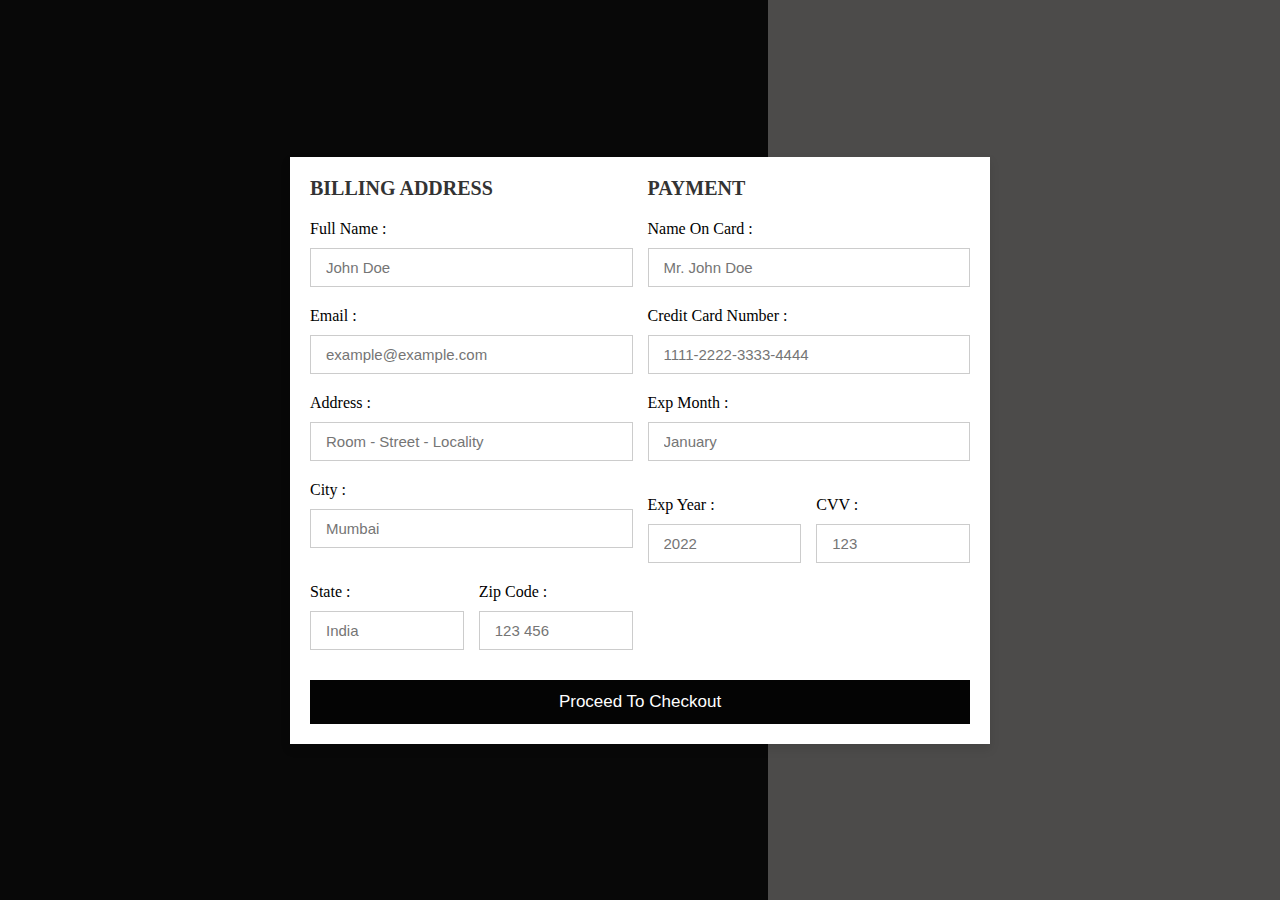
<file: payment.html>
<!DOCTYPE html>
<html lang="en">
<head>
    <meta charset="UTF-8">
    <meta http-equiv="X-UA-Compatible" content="IE=edge">
    <meta name="viewport" content="width=device-width, initial-scale=1.0">
    <style>
        * {
            margin: 0;
            padding: 0;
            box-sizing: border-box;
            outline: none;
            border: none;
            text-transform: capitalize;
            transition: all .2s linear;
        }

        .container {
            display: flex;
            justify-content: center;
            align-items: center;
            padding: 25px;
            min-height: 100vh;
            background: linear-gradient(90deg, #080808 60%, #4c4b4a 40.1%);
        }

        .container form {
            padding: 20px;
            width: 700px;
            background: #fff;
            box-shadow: 0 5px 10px rgba(0, 0, 0, .1);
        }

        .container form .row {
            display: flex;
            flex-wrap: wrap;
            gap: 15px;
        }

        .container form .row .col {
            flex: 1 1 250px;
        }

        .container form .row .col .title {
            font-size: 20px;
            color: #333;
            padding-bottom: 5px;
            text-transform: uppercase;
        }

        .container form .row .col .inputBox {
            margin: 15px 0;
        }

        .container form .row .col .inputBox span {
            margin-bottom: 10px;
            display: block;
        }

        .container form .row .col .inputBox input {
            width: 100%;
            border: 1px solid #ccc;
            padding: 10px 15px;
            font-size: 15px;
            text-transform: none;
            margin-bottom: 5px; 
        }

        .container form .row .col .inputBox input:focus {
            border: 1px solid #000;
        }

        .container form .row .col .flex {
            display: flex;
            gap: 15px;
        }

        .container form .row .col .inputBox img {
            height: 34px;
            margin-top: 5px;
            filter: drop-shadow(0 0 1px #000);
        }

        .container form .submit-btn {
            width: 100%;
            padding: 12px;
            font-size: 17px;
            background: #040404;
            color: #fff;
            margin-top: 5px;
            cursor: pointer;
        }

        .container form .submit-btn:hover {
            background: red;
        }

       
        .error {
            color: red;
            font-size: 14px;
            margin-top: 5px;
            display: block; 
        }

        .invalid {
            border: 1px solid red;
        }

        .valid {
            border: 1px solid green;
        }
    </style>
</head>
<body>

<div class="container">

    <form id="checkoutForm">

        <div class="row">

            <div class="col">
                <h3 class="title">Billing Address</h3>

                <div class="inputBox">
                    <span>Full Name :</span>
                    <input type="text" id="fullName" placeholder="John Doe">
                    <div class="error" id="fullNameError"></div> 
                </div>

                <div class="inputBox">
                    <span>Email :</span>
                    <input type="email" id="email" placeholder="example@example.com">
                    <div class="error" id="emailError"></div> 
                </div>

                <div class="inputBox">
                    <span>Address :</span>
                    <input type="text" id="address" placeholder="Room - Street - Locality">
                    <div class="error" id="addressError"></div> 
                </div>

                <div class="inputBox">
                    <span>City :</span>
                    <input type="text" id="city" placeholder="Mumbai">
                    <div class="error" id="cityError"></div> 
                </div>

                <div class="flex">
                    <div class="inputBox">
                        <span>State :</span>
                        <input type="text" id="state" placeholder="India">
                        <div class="error" id="stateError"></div> 
                    </div>
                    <div class="inputBox">
                        <span>Zip Code :</span>
                        <input type="text" id="zip" placeholder="123 456">
                        <div class="error" id="zipError"></div>
                    </div>
                </div>
            </div>

            <div class="col">
                <h3 class="title">Payment</h3>

                <div class="inputBox">
                    <span>Name on Card :</span>
                    <input type="text" id="cardName" placeholder="Mr. John Doe">
                    <div class="error" id="cardNameError"></div>
                </div>

                <div class="inputBox">
                    <span>Credit Card Number :</span>
                    <input type="number" id="cardNumber" placeholder="1111-2222-3333-4444">
                    <div class="error" id="cardNumberError"></div> 
                </div>

                <div class="inputBox">
                    <span>Exp Month :</span>
                    <input type="text" id="expMonth" placeholder="January">
                    <div class="error" id="expMonthError"></div> 
                </div>

                <div class="flex">
                    <div class="inputBox">
                        <span>Exp Year :</span>
                        <input type="number" id="expYear" placeholder="2022">
                        <div class="error" id="expYearError"></div>
                    </div>
                    <div class="inputBox">
                        <span>CVV :</span>
                        <input type="text" id="cvv" placeholder="123">
                        <div class="error" id="cvvError"></div> 
                    </div>
                </div>
            </div>

        </div>

        <input type="submit" value="Proceed to Checkout" class="submit-btn">

    </form>

</div>

<script>

const fullName = document.getElementById('fullName');
const email = document.getElementById('email');
const address = document.getElementById('address');
const city = document.getElementById('city');
const state = document.getElementById('state');
const zip = document.getElementById('zip');
const cardName = document.getElementById('cardName');
const cardNumber = document.getElementById('cardNumber');
const expMonth = document.getElementById('expMonth');
const expYear = document.getElementById('expYear');
const cvv = document.getElementById('cvv');


const fullNameError = document.getElementById('fullNameError');
const emailError = document.getElementById('emailError');
const addressError = document.getElementById('addressError');
const cityError = document.getElementById('cityError');
const stateError = document.getElementById('stateError');
const zipError = document.getElementById('zipError');
const cardNameError = document.getElementById('cardNameError');
const cardNumberError = document.getElementById('cardNumberError');
const expMonthError = document.getElementById('expMonthError');
const expYearError = document.getElementById('expYearError');
const cvvError = document.getElementById('cvvError');


function setError(input, errorElement, message) {
    input.classList.add('invalid');
    input.classList.remove('valid');
    errorElement.textContent = message;
}


function setSuccess(input, errorElement) {
    input.classList.add('valid');
    input.classList.remove('invalid');
    errorElement.textContent = '';
}


fullName.addEventListener('input', function () {
    const regex = /^[a-zA-Z_]+$/; 
    const value = fullName.value.trim();
    if (!value) {
        setError(fullName, fullNameError, "Full name is required!");
    } else if (!regex.test(value)) {
        setError(fullName, fullNameError, "Please enter alphabets only or an underscore.");
    } else {
        setSuccess(fullName, fullNameError);
    }
});


email.addEventListener('input', function () {
    const regex = /^[a-zA-Z0-9._-]+@[a-zA-Z0-9.-]+\.[a-zA-Z]{2,6}$/;
    const value = email.value.trim();
    if (!value || !regex.test(value)) {
        setError(email, emailError, "Please enter a valid email address!");
    } else {
        setSuccess(email, emailError);
    }
});


address.addEventListener('input', function () {
    const value = address.value.trim();
    if (!value) {
        setError(address, addressError, "Address is required!");
    } else {
        setSuccess(address, addressError);
    }
});


city.addEventListener('input', function () {
    const value = city.value.trim();
    if (!value) {
        setError(city, cityError, "City is required!");
    } else {
        setSuccess(city, cityError);
    }
});


state.addEventListener('input', function () {
    const value = state.value.trim();
    if (!value) {
        setError(state, stateError, "State is required!");
    } else {
        setSuccess(state, stateError);
    }
});


zip.addEventListener('input', function () {
    const regex = /^[0-9]{3}\s?[0-9]{3}$/;
    const value = zip.value.trim();
    if (!value || !regex.test(value)) {
        setError(zip, zipError, "Please enter a valid zip code (e.g., 123 456)!");
    } else {
        setSuccess(zip, zipError);
    }
});


cardName.addEventListener('input', function () {
    const value = cardName.value.trim();
    if (!value) {
        setError(cardName, cardNameError, "Card name is required!");
    } else {
        setSuccess(cardName, cardNameError);
    }
});


cardNumber.addEventListener('input', function () {
    const regex = /^[0-9]{16}$/;
    const value = cardNumber.value.trim();
    if (!value || !regex.test(value)) {
        setError(cardNumber, cardNumberError, "Please enter a valid credit card number!");
    } else {
        setSuccess(cardNumber, cardNumberError);
    }
});


expMonth.addEventListener('input', function () {
    const value = expMonth.value.trim();
    if (!value) {
        setError(expMonth, expMonthError, "Expiration month is required!");
    } else {
        setSuccess(expMonth, expMonthError);
    }
});


expYear.addEventListener('input', function () {
    const value = expYear.value.trim();
    if (!value) {
        setError(expYear, expYearError, "Expiration year is required!");
    } else {
        setSuccess(expYear, expYearError);
    }
});


cvv.addEventListener('input', function () {
    const regex = /^[0-9]{3}$/;
    const value = cvv.value.trim();
    if (!value || !regex.test(value)) {
        setError(cvv, cvvError, "Please enter a valid CVV!");
    } else {
        setSuccess(cvv, cvvError);
    }
});
</script>
</body>
</html>
</file>
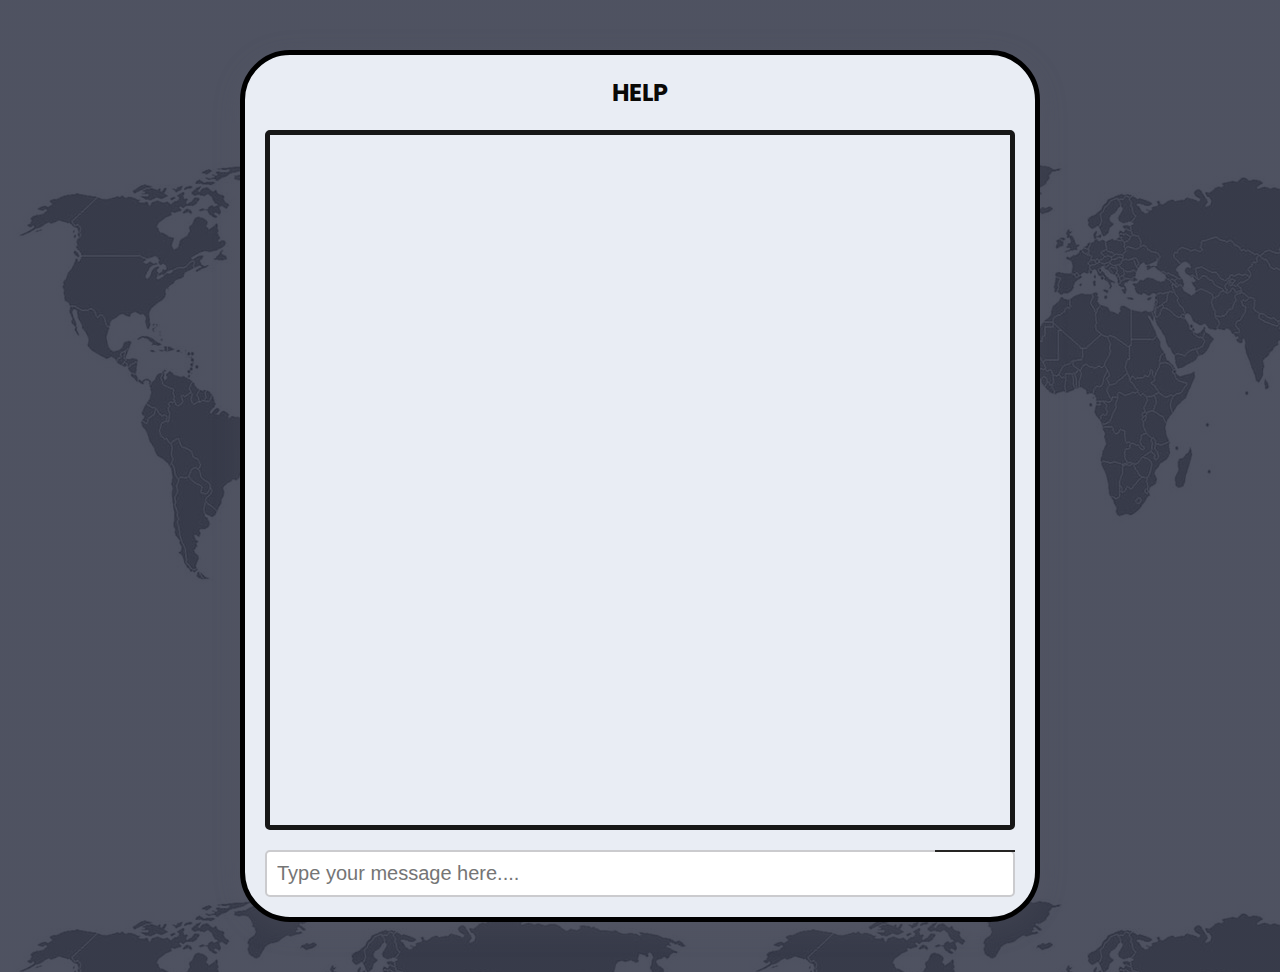
<file: project.html>
<!DOCTYPE html>
<html lang="en">
<head>
    <meta charset="UTF-8">
    <meta name="viewport" content="width=device-width, initial-scale=1.0">
    <title>Help</title>
    <link rel="stylesheet" href="project.css">
<link href="https://fonts.googleapis.com/css2?family=Poppins:wght@500&display=swap" rel="stylesheet">
<link rel="stylesheet" href="https://cdnjs.cloudflare.com/ajax/libs/font-awesome/6.5.1/css/all.min.css" integrity="sha512-DTOQO9RWCH3ppGqcWaEA1BIZOC6xxalwEsw9c2QQeAIftl+Vegovlnee1c9QX4TctnWMn13TZye+giMm8e2LwA==" crossorigin="anonymous" referrerpolicy="no-referrer" />
</head>
<body>
    <div class="container">
        <div class="title">HELP</div>
        <div class="chat" id="chat"></div>
        <input type="text" class="input" id="input" placeholder="Type your message here...." />
        <button class="button" id="button"><i class="fa-brands fa-telegram"></i></button>
      </div>
      
      <script src="project.js"></script>
</body>
</html>
</file>
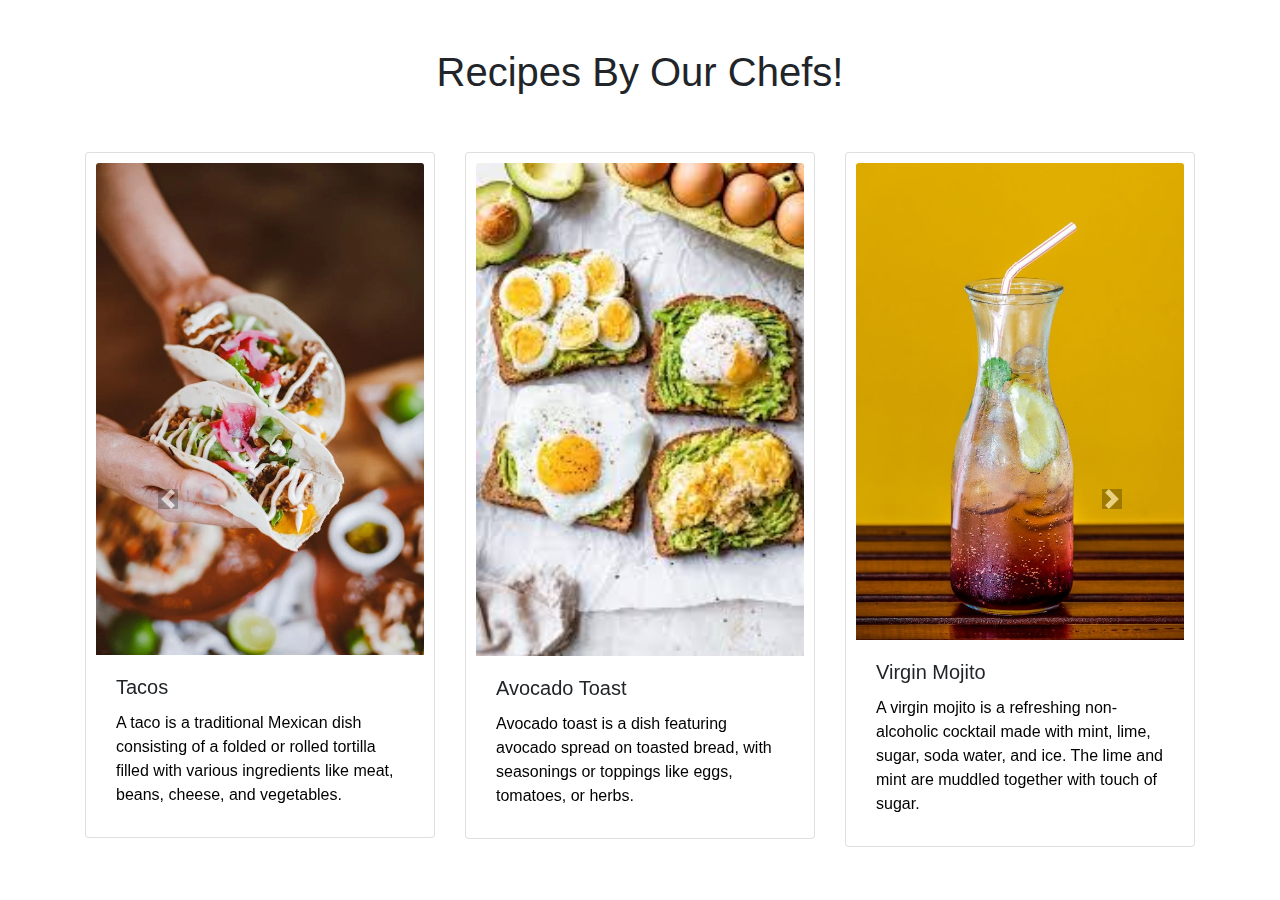
<file: recipes.html>
<!DOCTYPE html>
<head>
    <meta charset="UTF-8">
    <meta name="viewport" content="width=device-width, initial-scale=1.0">
    <title>Dish Slider</title>
    <link rel="stylesheet" href="https://stackpath.bootstrapcdn.com/bootstrap/4.5.2/css/bootstrap.min.css">
    <style>
        .card-text {
            color: black;
        }

        .modal-body {
            color: black;
        }

        .carousel-control-prev-icon,
        .carousel-control-next-icon {
            background-color: rgba(0, 0, 0, 0.5);
        }

        .modal-body{background-color: rgb(240, 192, 192);
        }

        
.carousel .card {
    transition: transform 0.3s ease, box-shadow 0.3s ease;
    padding: 10px;
    overflow: hidden;
}

/* Hover effect on each card */
.carousel .card:hover {
    transform: scale(1.05); /* Scales the card by 5% */
    box-shadow: 0 10px 20px rgba(0, 0, 0, 0.2); /* Adds shadow to give depth */
}



    </style>
</head>

<body>

    <div class="container mt-5">
        <h1 class="text-center">Recipes By Our Chefs!</h1><br><br>

        <div id="recipeCarousel" class="carousel slide" data-ride="carousel">
            <div class="carousel-inner">
                <div class="carousel-item active">
                    <div class="row">
                        <div class="col-md-4">
                            <div class="card" data-toggle="modal" data-target="#recipeModal1">
                                <img src="tacos.jpg" class="card-img-top" alt="Tacos">
                                <div class="card-body">
                                    <h5 class="card-title">Tacos</h5>
                                    <p class="card-text">A taco is a traditional Mexican dish consisting of a folded or rolled tortilla filled with various ingredients like meat, beans, cheese, and vegetables.</p>
                                </div>
                            </div>
                        </div>
                        <div class="col-md-4">
                            <div class="card" data-toggle="modal" data-target="#recipeModal2">    <!--this links carousel to the modal-->
                                <img src="download.jpg" class="card-img-top" alt="Avocado Toast">
                                <div class="card-body">
                                    <h5 class="card-title">Avocado Toast</h5>
                                    <p class="card-text">Avocado toast is a dish featuring avocado spread on toasted bread, with seasonings or toppings like eggs, tomatoes, or herbs.</p>
                                </div>
                            </div>
                        </div>
                        <div class="col-md-4">
                            <div class="card" data-toggle="modal" data-target="#recipeModal3">
                                <img src="mojito.jpg" class="card-img-top" alt="Virgin Mojito">
                                <div class="card-body">
                                    <h5 class="card-title">Virgin Mojito</h5>
                                    <p class="card-text">A virgin mojito is a refreshing non-alcoholic cocktail made with mint, lime, sugar, soda water, and ice. The lime and mint are muddled together with touch of sugar.</p>
                                </div>
                            </div>
                        </div>
                    </div>
                </div>
                <div class="carousel-item">
                    <div class="row">
                        <div class="col-md-4">
                            <div class="card" data-toggle="modal" data-target="#recipeModal4">
                                <img src="brownies.jpg" class="card-img-top" alt="Keto Brownies">
                                <div class="card-body">
                                    <h5 class="card-title">Keto Brownies</h5>
                                    <p class="card-text">Keto brownies are low-carb chocolate brownies made with keto-friendly ingredients like almond flour.</p>
                                </div>
                            </div>
                        </div>
                        <div class="col-md-4">
                            <div class="card" data-toggle="modal" data-target="#recipeModal5">
                                <img src="fruits.jpg" class="card-img-top" alt="Tropical Symphony Bowl">
                                <div class="card-body">
                                    <h5 class="card-title">Tropical Symphony Bowl</h5>
                                    <p class="card-text">A colorful and refreshing fruit bowl made with various fresh fruits, served chilled.</p>
                                </div>
                            </div>
                        </div>
                        <div class="col-md-4">
                            <div class="card" data-toggle="modal" data-target="#recipeModal6">
                                <img src="pizza.jpg" class="card-img-top" alt="Savoury Delight Pizza">
                                <div class="card-body">
                                    <h5 class="card-title">Savoury Delight Pizza</h5>
                                    <p class="card-text">Pizza is a popular dish that consists of a round, flat base of dough topped with various ingredients pepperoni, vegetables, olives,including meats and flakes.</p>
                                </div>
                            </div>
                        </div>
                    </div>
                </div>
            </div>

            <a class="carousel-control-prev" href="#recipeCarousel" role="button" data-slide="prev">
                <span class="carousel-control-prev-icon" aria-hidden="true"></span>
                <span class="sr-only">Previous</span>
            </a>
            <a class="carousel-control-next" href="#recipeCarousel" role="button" data-slide="next">
                <span class="carousel-control-next-icon" aria-hidden="true"></span>
                <span class="sr-only">Next</span>
            </a>
        </div>

        <!-- Recipe Modals -->
        <!-- Recipe Modal 1 -->
        <div class="modal fade" id="recipeModal1" tabindex="-1" role="dialog" aria-labelledby="recipeModalLabel1" aria-hidden="true">
            <div class="modal-dialog" role="document">
                <div class="modal-content">
                    <div class="modal-header">
                        <h5 class="modal-title" id="recipeModalLabel1">Recipe for Tacos</h5>
                        <button type="button" class="close" data-dismiss="modal" aria-label="Close">
                            <span aria-hidden="true">&times;</span>
                        </button>
                    </div>
                    <div class="modal-body">
                        <p>Ingredients:<br>
                            8 small corn or flour tortillas<br>
                            1 lb ground beef or canned black beans (drained and rinsed)<br>
                            1 packet taco seasoning (optional)<br>
                            1 cup shredded lettuce<br>
                            1 cup diced tomatoes<br>
                            1 cup shredded cheese (cheddar or Mexican blend)<br>
                            Salsa or hot sauce<br>
                            Optional toppings: sour cream, avocado, cilantro
                        </p>
                        <p>Instructions:<br><br>
                            1. Cook the Filling: In a skillet, brown the ground beef over medium heat, breaking it apart. Drain excess fat.<br><br>
                            2. Add taco seasoning and water (if using) and simmer for about 5 minutes. If using beans, heat them until warm.<br><br>
                            3. Warm the Tortillas: Heat tortillas in a dry skillet for about 30 seconds on each side or wrap in foil and warm in the0 oven.<br><br>
                            4. Assemble the Tacos: Place a few spoonfuls of the meat or beans in the center of each tortilla. Top with shredded lettuce, diced tomatoes, and cheese.<br><br>
                            5. Add Toppings: Drizzle with salsa or hot sauce, and add any additional toppings you like.<br><br>
                            6. Serve: Fold the tortillas and enjoy your delicious tacos!
                        </p>
                    </div>
                </div>
            </div>
        </div>

        <!-- Recipe Modal 2 -->
        <div class="modal fade" id="recipeModal2" tabindex="-1" role="dialog" aria-labelledby="recipeModalLabel2" aria-hidden="true">
            <div class="modal-dialog" role="document">
                <div class="modal-content">
                    <div class="modal-header">
                        <h5 class="modal-title" id="recipeModalLabel2">Recipe for Avocado Toast</h5>
                        <button type="button" class="close" data-dismiss="modal" aria-label="Close">
                            <span aria-hidden="true">&times;</span>
                        </button>
                    </div>
                    <div class="modal-body">
                        <p>Ingredients:<br>
                            1 ripe avocado<br>
                            2 slices of bread (your choice)<br>
                            Salt and pepper to taste<br>
                            Optional toppings: red pepper flakes, lemon juice, sliced tomatoes, or poached egg.
                        </p>
                        <p>Instructions:<br><br>
                            1. Toast the Bread: Toast the slices of bread until golden brown.<br><br>
                            2. Prepare the Avocado: In a bowl, mash the avocado with a fork and season with salt, pepper, and lemon juice if desired.<br><br>
                            3. Spread: Spread the mashed avocado evenly over the toasted bread.<br><br>
                            4. Add Toppings: Add any additional toppings you like.<br><br>
                            5. Serve: Enjoy immediately!
                        </p>
                    </div>
                </div>
            </div>
        </div>

        <!-- Recipe Modal 3 -->
        <div class="modal fade" id="recipeModal3" tabindex="-1" role="dialog" aria-labelledby="recipeModalLabel3" aria-hidden="true">
            <div class="modal-dialog" role="document">
                <div class="modal-content">
                    <div class="modal-header">
                        <h5 class="modal-title" id="recipeModalLabel3">Recipe for Virgin Mojito</h5>
                        <button type="button" class="close" data-dismiss="modal" aria-label="Close">
                            <span aria-hidden="true">&times;</span>
                        </button>
                    </div>
                    <div class="modal-body">
                        <p>Ingredients:<br>
                            Fresh mint leaves<br>
                            1 lime (cut into wedges)<br>
                            2 tablespoons sugar<br>
                            Ice cubes<br>
                            Soda water<br>
                            Optional: fresh fruits for garnish
                        </p>
                        <p>Instructions:<br><br>
                            1. Muddle the Mint: In a glass, muddle the mint leaves and lime wedges with the sugar to release the mint oils and lime juice.<br><br>
                            2. Fill with Ice: Add ice cubes to the glass.<br><br>
                            3. Add Soda Water: Pour soda water over the ice and stir well.<br><br>
                            4. Garnish: Garnish with extra mint leaves or fruit slices.<br><br>
                            5. Serve: Enjoy your refreshing drink!
                        </p>
                    </div>
                </div>
            </div>
        </div>

        <!-- Recipe Modal 4 -->
        <div class="modal fade" id="recipeModal4" tabindex="-1" role="dialog" aria-labelledby="recipeModalLabel4" aria-hidden="true">
            <div class="modal-dialog" role="document">
                <div class="modal-content">
                    <div class="modal-header">
                        <h5 class="modal-title" id="recipeModalLabel4">Recipe for Keto Brownies</h5>
                        <button type="button" class="close" data-dismiss="modal" aria-label="Close">
                            <span aria-hidden="true">&times;</span>
                        </button>
                    </div>
                    <div class="modal-body">
                        <p>Ingredients:<br>
                            1 cup almond flour<br>
                            1/2 cup cocoa powder<br>
                            1/2 cup sweetener (erythritol or stevia)<br>
                            1/2 cup butter (melted)<br>
                            3 large eggs<br>
                            1 teaspoon vanilla extract<br>
                            1/2 teaspoon baking powder
                        </p>
                        <p>Instructions:<br><br>
                            1. Preheat the Oven: Preheat your oven to 350°F (175°C) and grease an 8-inch square baking dish.<br><br>
                            2. Mix Dry Ingredients: In a bowl, combine almond flour, cocoa powder, sweetener, and baking powder.<br><br>
                            3. Add Wet Ingredients: Add melted butter, eggs, and vanilla extract to the dry ingredients and mix until well combined.<br><br>
                            4. Bake: Pour the batter into the prepared dish and spread evenly. Bake for 20-25 minutes.<br><br>
                            5. Cool: Allow to cool before cutting into squares.<br><br>
                            6. Serve: Enjoy your low-carb brownies!
                        </p>
                    </div>
                </div>
            </div>
        </div>

        <!-- Recipe Modal 5 -->
        <div class="modal fade" id="recipeModal5" tabindex="-1" role="dialog" aria-labelledby="recipeModalLabel5" aria-hidden="true">
            <div class="modal-dialog" role="document">
                <div class="modal-content">
                    <div class="modal-header">
                        <h5 class="modal-title" id="recipeModalLabel5">Recipe for Tropical Symphony Bowl</h5>
                        <button type="button" class="close" data-dismiss="modal" aria-label="Close">
                            <span aria-hidden="true">&times;</span>
                        </button>
                    </div>
                    <div class="modal-body">
                        <p>Ingredients:<br>
                            1 banana<br>
                            1 cup pineapple chunks<br>
                            1 cup mango chunks<br>
                            1 cup coconut yogurt<br>
                            Optional: shredded coconut, granola, chia seeds for topping
                        </p>
                        <p>Instructions:<br><br>
                            1. Prepare the Fruits: Slice the banana and prepare the other fruits.<br><br>
                            2. Layer the Ingredients: In a bowl, layer the coconut yogurt, followed by the fruits.<br><br>
                            3. Add Toppings: Top with shredded coconut, granola, and chia seeds.<br><br>
                            4. Serve: Enjoy your colorful and healthy bowl!
                        </p>
                    </div>
                </div>
            </div>
        </div>

        <!-- Recipe Modal 6 -->
        <div class="modal fade" id="recipeModal6" tabindex="-1" role="dialog" aria-labelledby="recipeModalLabel6" aria-hidden="true">
            <div class="modal-dialog" role="document">
                <div class="modal-content">
                    <div class="modal-header">
                        <h5 class="modal-title" id="recipeModalLabel6">Recipe for Savoury Delight Pizza</h5>
                        <button type="button" class="close" data-dismiss="modal" aria-label="Close">
                            <span aria-hidden="true">&times;</span>
                        </button>
                    </div>
                    <div class="modal-body">
                        <p>Ingredients:<br>
                            1 pizza dough (store-bought or homemade)<br>
                            1 cup pizza sauce<br>
                            2 cups shredded mozzarella cheese<br>
                            Toppings of your choice (pepperoni, bell peppers, mushrooms, olives, etc.)
                        </p>
                        <p>Instructions:<br><br>
                            1. Preheat the Oven: Preheat your oven to 475°F (245°C).<br><br>
                            2. Prepare the Dough: Roll out the pizza dough on a floured surface to your desired thickness.<br><br>
                            3. Add Sauce: Spread pizza sauce evenly over the dough.<br><br>
                            4. Add Cheese and Toppings: Sprinkle mozzarella cheese on top and add your chosen toppings.<br><br>
                            5. Bake: Place the pizza on a baking sheet and bake for 12-15 minutes or until the crust is golden and cheese is bubbling.<br><br>
                            6. Serve: Let cool for a few minutes, then slice and enjoy your delicious pizza!
                        </p>
                    </div>
                </div>
            </div>
        </div>
    </div>

    <script src="https://code.jquery.com/jquery-3.5.1.slim.min.js"></script>
    <script src="https://cdn.jsdelivr.net/npm/@popperjs/core@2.9.2/dist/umd/popper.min.js"></script>
    <script src="https://stackpath.bootstrapcdn.com/bootstrap/4.5.2/js/bootstrap.min.js"></script>
</body>

</html>
</file>
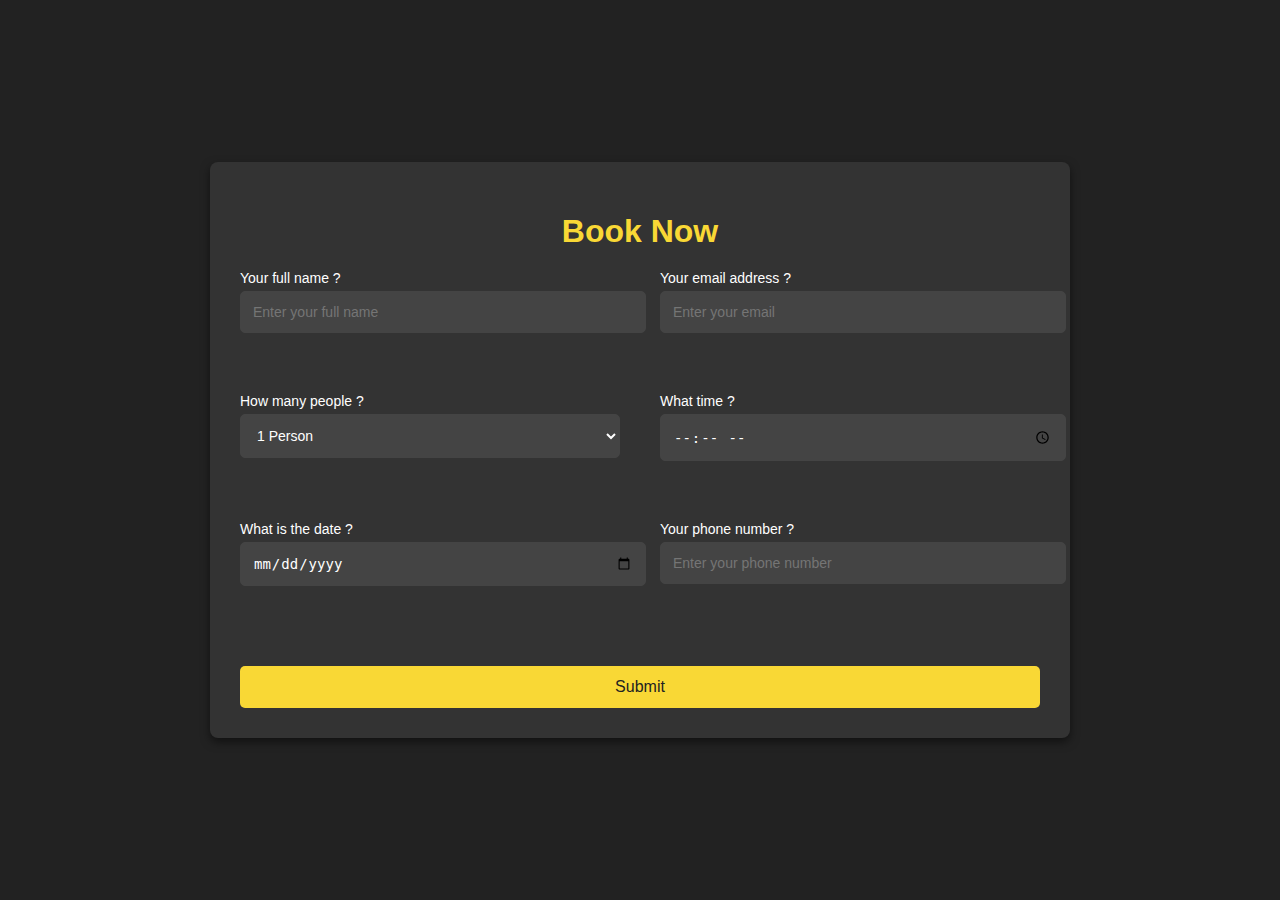
<file: reservation.html>
<!--RESERVATION TABLE--><!DOCTYPE html>
<html lang="en">
<head>
    <meta charset="UTF-8">
    <meta name="viewport" content="width=device-width, initial-scale=1.0">
    <title>Reservation Form</title>
    <style>
body {
  font-family: Arial, sans-serif;
  background-color: #222;
  color: #fff;
  margin: 0;
  padding: 0;
  display: flex;
  justify-content: center;
  align-items: center;
  height: 100vh;
}

.container {
  text-align: center;
  background-color: #333;
  padding: 30px;
  border-radius: 8px;
  width: 80%;
  max-width: 800px;
  box-shadow: 0 4px 10px rgba(0, 0, 0, 0.5);
}

h1 {
  font-size: 32px;
  margin-bottom: 10px;
  color: #f9d835;
}

p {
  font-size: 14px;
  margin-bottom: 20px;
  color: #aaa;
}

.form {
  display: flex;
  flex-direction: column;
  gap: 40px;
}

.form-row {
  display: flex;
  flex-wrap: wrap;
  gap: 40px;
  justify-content: space-between;
}

.form-group {
  flex: 1;
  text-align: left;
  position: relative;
  margin-bottom: 20px;
}

label {
  font-size: 14px;
  margin-bottom: 5px;
  display: block;
  color: #fff;
}

input,
select {
  width: 100%;
  padding: 12px;
  font-size: 14px;
  border-radius: 5px;
  border: 1px solid #444;
  background-color: #444;
  color: #fff;
}

input:focus,
select:focus {
  outline: none;
  border-color: #f9d835;
}

button {
  width: 100%;
  padding: 12px;
  background-color: #f9d835;
  border: none;
  border-radius: 5px;
  font-size: 16px;
  color: #222;
  cursor: pointer;
  margin-top: 20px;
}

button:hover {
  background-color: #ff0101;
}

.error-message {
  font-size: 12px;
  color: #f44336;
  position: absolute;
  bottom: -20px;
  left: 0;
}

.valid {
  border-color: #4caf50 !important;
}

.invalid {
  border-color: #f44336 !important;
}

/* Mobile and Tablet Responsiveness */
@media screen and (max-width: 768px) {
  .form-row {
    flex-direction: column;
  }

  .form-group {
    width: 100%;
  }

  h1 {
    font-size: 28px;
  }
}

@media screen and (max-width: 480px) {
  .container {
    padding: 20px;
  }

  h1 {
    font-size: 24px;
  }

  p {
    font-size: 12px;
  }

  button {
    padding: 10px;
  }
}


    </style>        
</head>
<body>
    <div class="container">
        <h1>Book Now</h1>
        <p></p>
        <form id="reservationForm" class="form">
            <div class="form-row">
                <div class="form-group">
                    <label for="fullName">Your full name ?</label>
                    <input type="text" id="fullName" name="fullName" placeholder="Enter your full name">
                    <div class="error-message" id="fullNameError"></div>
                </div>
                <div class="form-group">
                    <label for="email">Your email address ?</label>
                    <input type="email" id="email" name="email" placeholder="Enter your email">
                    <div class="error-message" id="emailError"></div>
                </div>
            </div>
            <div class="form-row">
                <div class="form-group">
                    <label for="people">How many people ?</label>
                    <select id="people" name="people">
                        <option value="1">1 Person</option>
                        <option value="2">2 People</option>
                        <option value="3">3 People</option>
                        <option value="4">4 People</option>
                    </select>
                    <div class="error-message" id="peopleError"></div>
                </div>
                <div class="form-group">
                    <label for="time">What time ?</label>
                    <input type="time" id="time" name="time">
                    <div class="error-message" id="timeError"></div>
                </div>
            </div>
            <div class="form-row">
                <div class="form-group">
                    <label for="date">What is the date ?</label>
                    <input type="date" id="date" name="date">
                    <div class="error-message" id="dateError"></div>
                </div>
                <div class="form-group">
                    <label for="phone">Your phone number ?</label>
                    <input type="tel" id="phone" name="phone" placeholder="Enter your phone number">
                    <div class="error-message" id="phoneError"></div>
                </div>
            </div>
            <button type="submit">Submit</button>
        </form>
    </div>
    <script>
       const fullName = document.getElementById('fullName');
const email = document.getElementById('email');
const people = document.getElementById('people');
const time = document.getElementById('time');
const date = document.getElementById('date');
const phone = document.getElementById('phone');
const form = document.getElementById('reservationForm');

// Add event listeners for real-time validation
fullName.addEventListener('input', validateFullName);
email.addEventListener('input', validateEmail);
people.addEventListener('change', validatePeople);
time.addEventListener('input', validateTime);
date.addEventListener('input', validateDate);
phone.addEventListener('input', validatePhone);

form.addEventListener('submit', function (event) {
  event.preventDefault();

  const isFormValid = [validateFullName(), validateEmail(), validatePeople(), validateTime(), validateDate(), validatePhone()].every(Boolean);

  if (isFormValid) {
    alert("Form Submitted Successfully");
  }
});

function validateFullName() {
  const value = fullName.value.trim();
  // Regular expression to allow only alphabets and underscores
  const regex = /^[a-zA-Z_]+$/;
  if (!value) {
    setError(fullName, "Full name is required!");
    return false;
  } else if (!regex.test(value)) {
    setError(fullName, "Please enter alphabets only or an underscore.");
    return false;
  } else {
    setSuccess(fullName);
    return true;
  }
}

function validateEmail() {
  const value = email.value.trim();
  const regex = /^[a-zA-Z0-9._-]+@[a-zA-Z0-9.-]+\.[a-zA-Z]{2,6}$/;
  if (!value || !regex.test(value)) {
    setError(email, "Please enter a valid email address!");
    return false;
  } else {
    setSuccess(email);
    return true;
  }
}

function validatePeople() {
  const value = people.value.trim();
  if (!value || value === "0") {
    setError(people, "Please select number of people!");
    return false;
  } else {
    setSuccess(people);
    return true;
  }
}

function validateTime() {
  const value = time.value.trim();
  if (!value) {
    setError(time, "Please select a time!");
    return false;
  } else {
    setSuccess(time);
    return true;
  }
}

function validateDate() {
  const value = date.value.trim();
  if (!value) {
    setError(date, "Please select a date!");
    return false;
  } else {
    setSuccess(date);
    return true;
  }
}

function validatePhone() {
  const value = phone.value.trim();
  const regex = /^[0-9]{10}$/;
  if (!value || !regex.test(value)) {
    setError(phone, "Please enter a valid phone number!");
    return false;
  } else {
    setSuccess(phone);
    return true;
  }
}

function setError(input, message) {
  const errorElement = document.getElementById(input.id + "Error");
  input.classList.add('invalid');
  input.classList.remove('valid');
  errorElement.textContent = message;
}

function setSuccess(input) {
  const errorElement = document.getElementById(input.id + "Error");
  input.classList.add('valid');
  input.classList.remove('invalid');
  errorElement.textContent = '';
}

    </script>
</body>
</html>
</file>
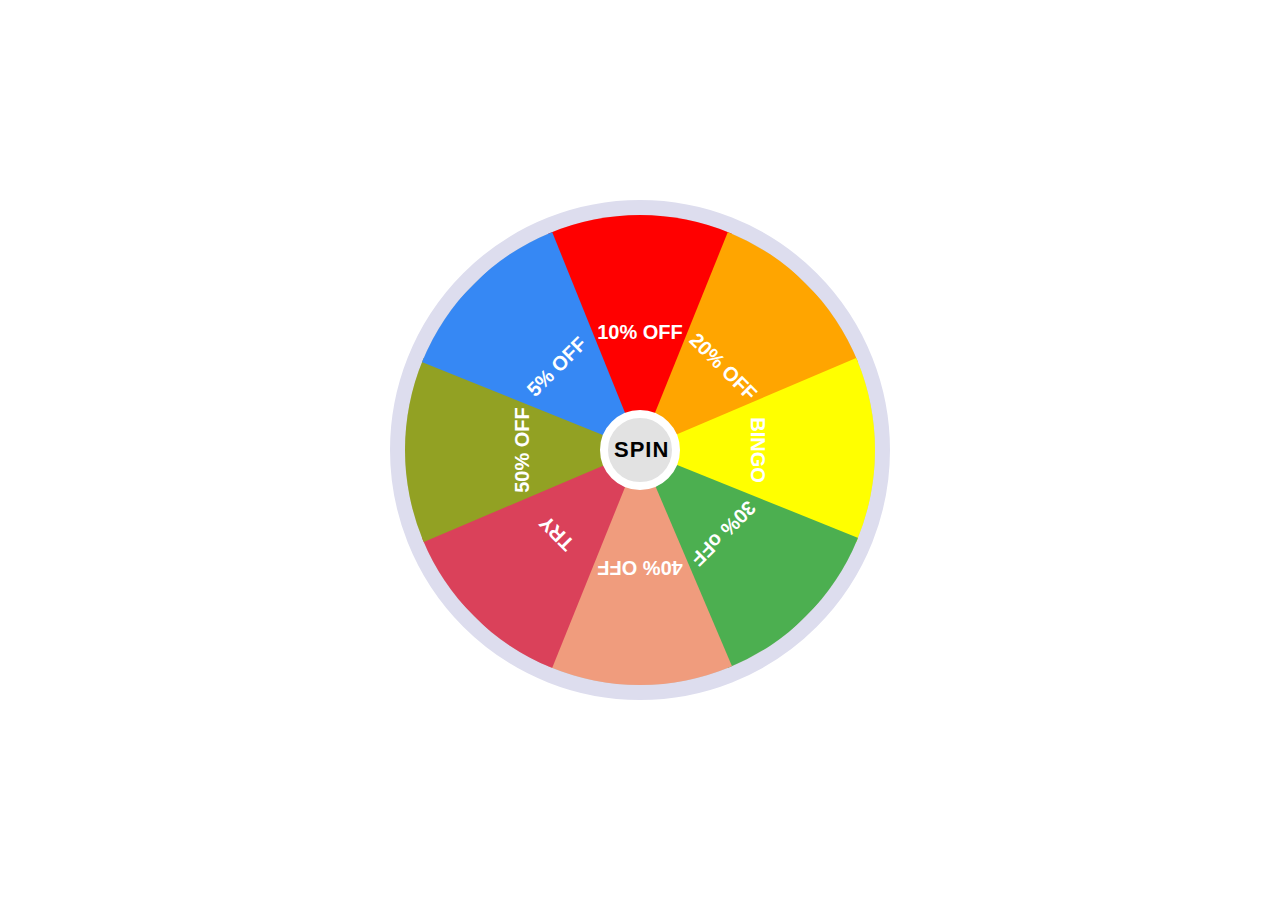
<file: spin.html>
<html lang="en">
<head>
	<meta charset="UTF-8">
	<meta name="viewport" content="width=device-width, initial-scale=1.0">
	<title>Spin Wheel</title>
	<style>
		@import url('https://fonts.googleapis.com/css2?family=Poppins:wght@300;400;500;600;700;800;900&display=swap');
		* {
			box-sizing: border-box;
		}
		body {
			margin: 0;
			padding: 0;
            background: url(https://i.pinimg.com/736x/f5/52/16/f55216c954fb4bcaf2af64bad3ca779b.jpg);
            width: 100%;
            height: 100%;  
			display: flex;
			align-items: center;
			justify-content: center;
			height: 100vh;
			overflow: hidden;
		}
		.container {
			width: 500px;
			height: 500px;
			background-color: #ccc;
			border-radius: 50%;
			border: 15px solid #dde;
			position: relative;
			overflow: hidden;
			transition: 5s;
		}
		.container div {
			height: 50%;
			width: 200px;
			position: absolute;
			clip-path: polygon(100% 0, 50% 100%, 0 0);
			transform: translateX(-50%);
			transform-origin: bottom;
			text-align: center;
			display: flex;
			align-items: center;
			justify-content: center;
			font-size: 20px;
			font-weight: bold;
			font-family: sans-serif;
			color: #fff;
			left: 135px;
		}
		.container .one { background-color: red; left: 50%; }
		.container .two { background-color: orange; transform: rotate(45deg); }
		.container .three { background-color: yellow; transform: rotate(90deg); }
		.container .four { background-color: #4caf50; transform: rotate(135deg); }
		.container .five { background-color: #f09c7d; transform: rotate(180deg); }
		.container .six { background-color: rgb(218, 65, 90); transform: rotate(225deg); }
		.container .seven { background-color: #92a123; transform: rotate(270deg); }
		.container .eight { background-color: #3688f4; transform: rotate(315deg); }
		.arrow {
			position: absolute;
			top: 0;
			left: 50%;
			transform: translateX(-50%);
			color: #fff;
		}
		.arrow::before {
			content: "\1F817";
			font-size: 50px;
		}
		#spin {
			position: absolute;
			top: 50%;
			left: 50%;
			transform: translate(-50%, -50%);
			z-index: 10;
			background-color: #e2e2e2;
			text-transform: uppercase;
			border: 8px solid #fff;
			font-weight: bold;
			font-size: 22px;
			color: #000000;
			width: 80px;
			height: 80px;
			font-family: sans-serif;
			border-radius: 50%;
			cursor: pointer;
			outline: none;
			letter-spacing: 1px;
		}
		.popup {
			display: none;
			position: fixed;
			top: 50%;
			left: 50%;
			transform: translate(-50%, -50%);
			background-color: white;
			padding: 20px;
			box-shadow: 0 4px 8px rgba(0, 0, 0, 0.2);
			border-radius: 10px;
			text-align: center;
			z-index: 100; 
		}
		.popup h1 {
			margin: 0;
			font-family: 'Poppins', sans-serif;
		}
		.popup button {
			margin-top: 10px;
			padding: 10px 20px;
			font-size: 16px;
			cursor: pointer;
			background-color: #4caf50;
			color: white;
			border: none;
			border-radius: 5px;
		}
	</style>
</head>
<body>
	<button id="spin">Spin</button>
	<span class="arrow"></span>
	<div class="container">
		<div class="one">10% OFF</div>
		<div class="two">20% OFF</div>
		<div class="three">BINGO</div>
		<div class="four">30% oFF</div>
		<div class="five">40% OFF</div>
		<div class="six">TRY</div>
		<div class="seven">50% OFF</div>
		<div class="eight">5% OFF</div>
	</div>
	<div class="popup" id="popup">
		<h1 id="prizeMessage"></h1>
		<button onclick="closePopup()">Close</button>
	</div>
	<script>
		let container = document.querySelector(".container");
		let btn = document.getElementById("spin");
		let popup = document.getElementById("popup");

		const prizes = ["10% OFF", "20% OFF", "BINGO", "30% OFF", "40% OFF", "TRY", "50% OFF", "5% OFF"];

		btn.onclick = function () {
			let number = Math.floor(Math.random() * 3600) + 720;
			container.style.transform = "rotate(" + number + "deg)";
			btn.style.display = "none"; 

			setTimeout(() => {
				let rotation = number % 360;
				let index = Math.floor(rotation / 45); 
				let prize = prizes[prizes.length - index - 1]; 

				if (prize === "TRY") {
					prizeMessage.textContent = "Try Again!";
				} else if (prize === "BINGO") {
					prizeMessage.textContent = "You Lose!";
				} else {
					prizeMessage.textContent = `Congratulations! You won ${prize}`;
				}

				popup.style.display = "block";
			}, 5000); 
		};

		function closePopup() {
			popup.style.display = "none";
			btn.style.display = "block"; 
		}
	</script>
</body>
</html>
</file>
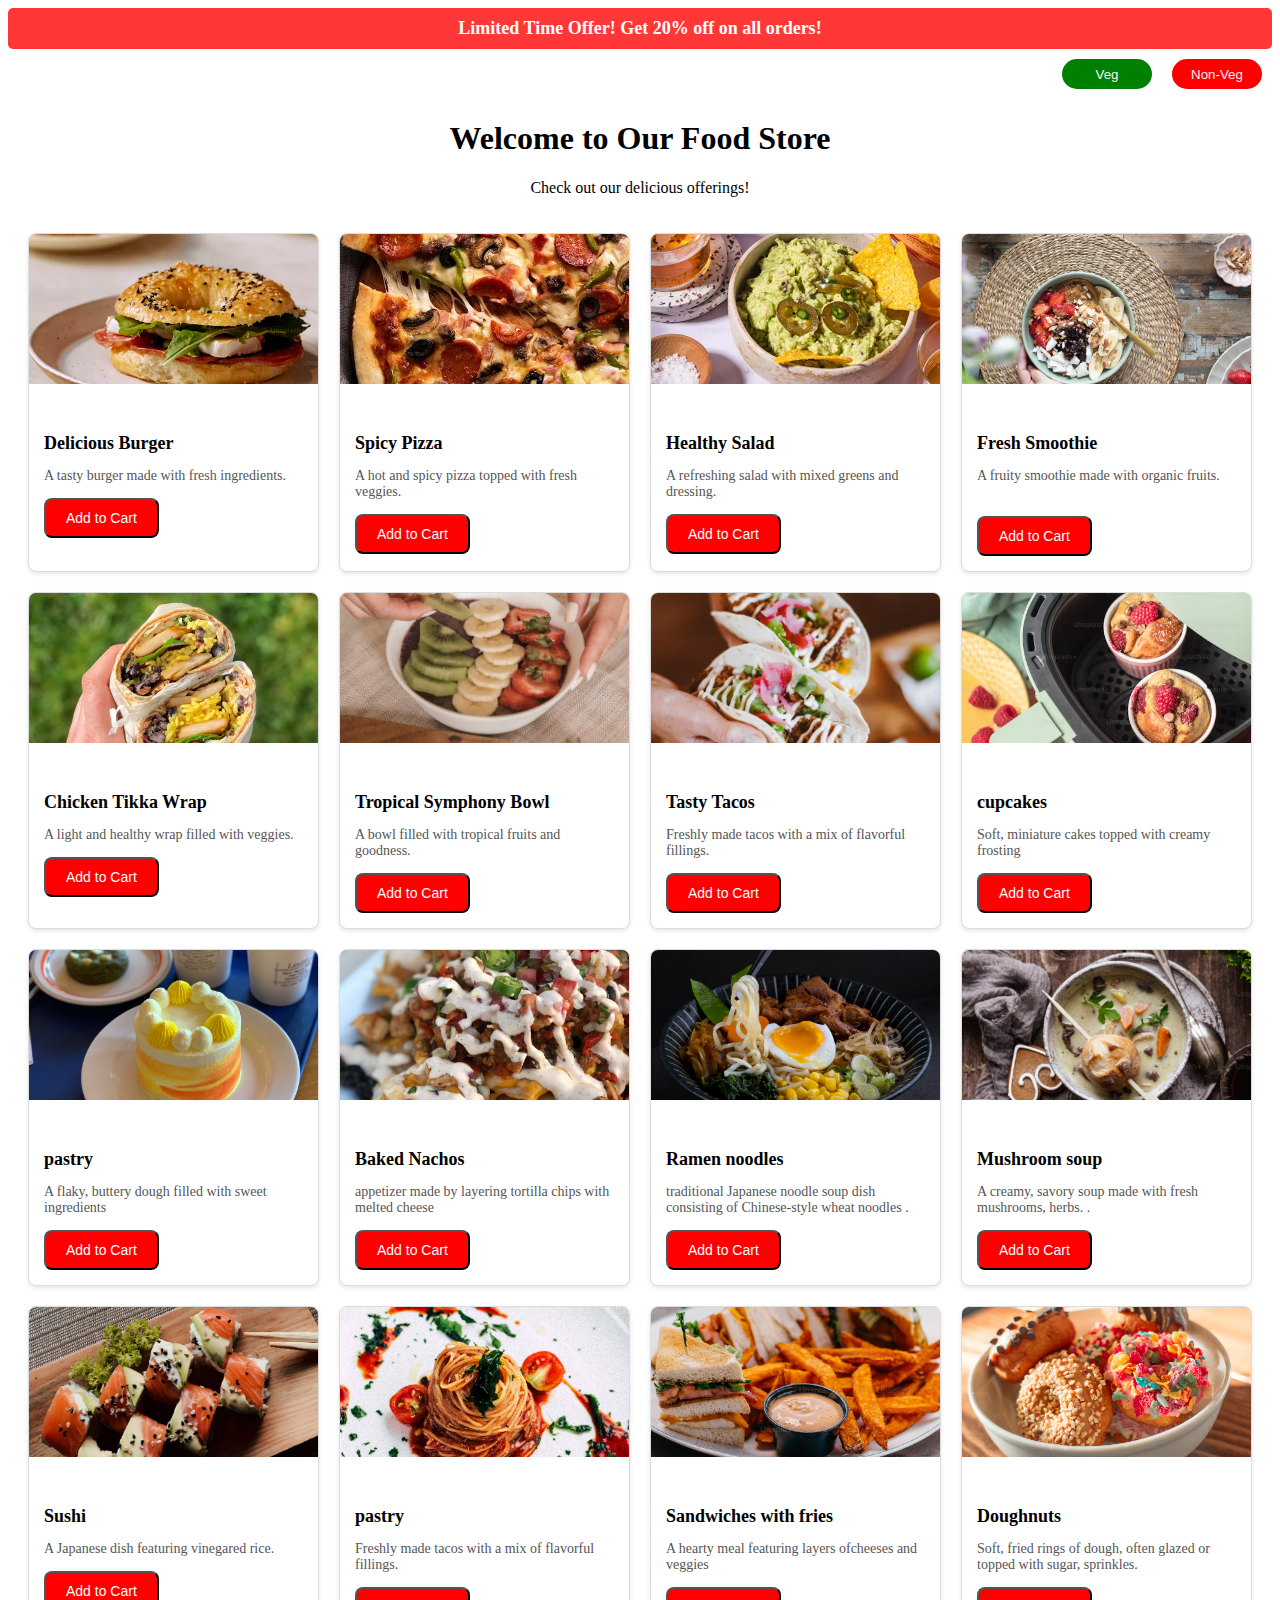
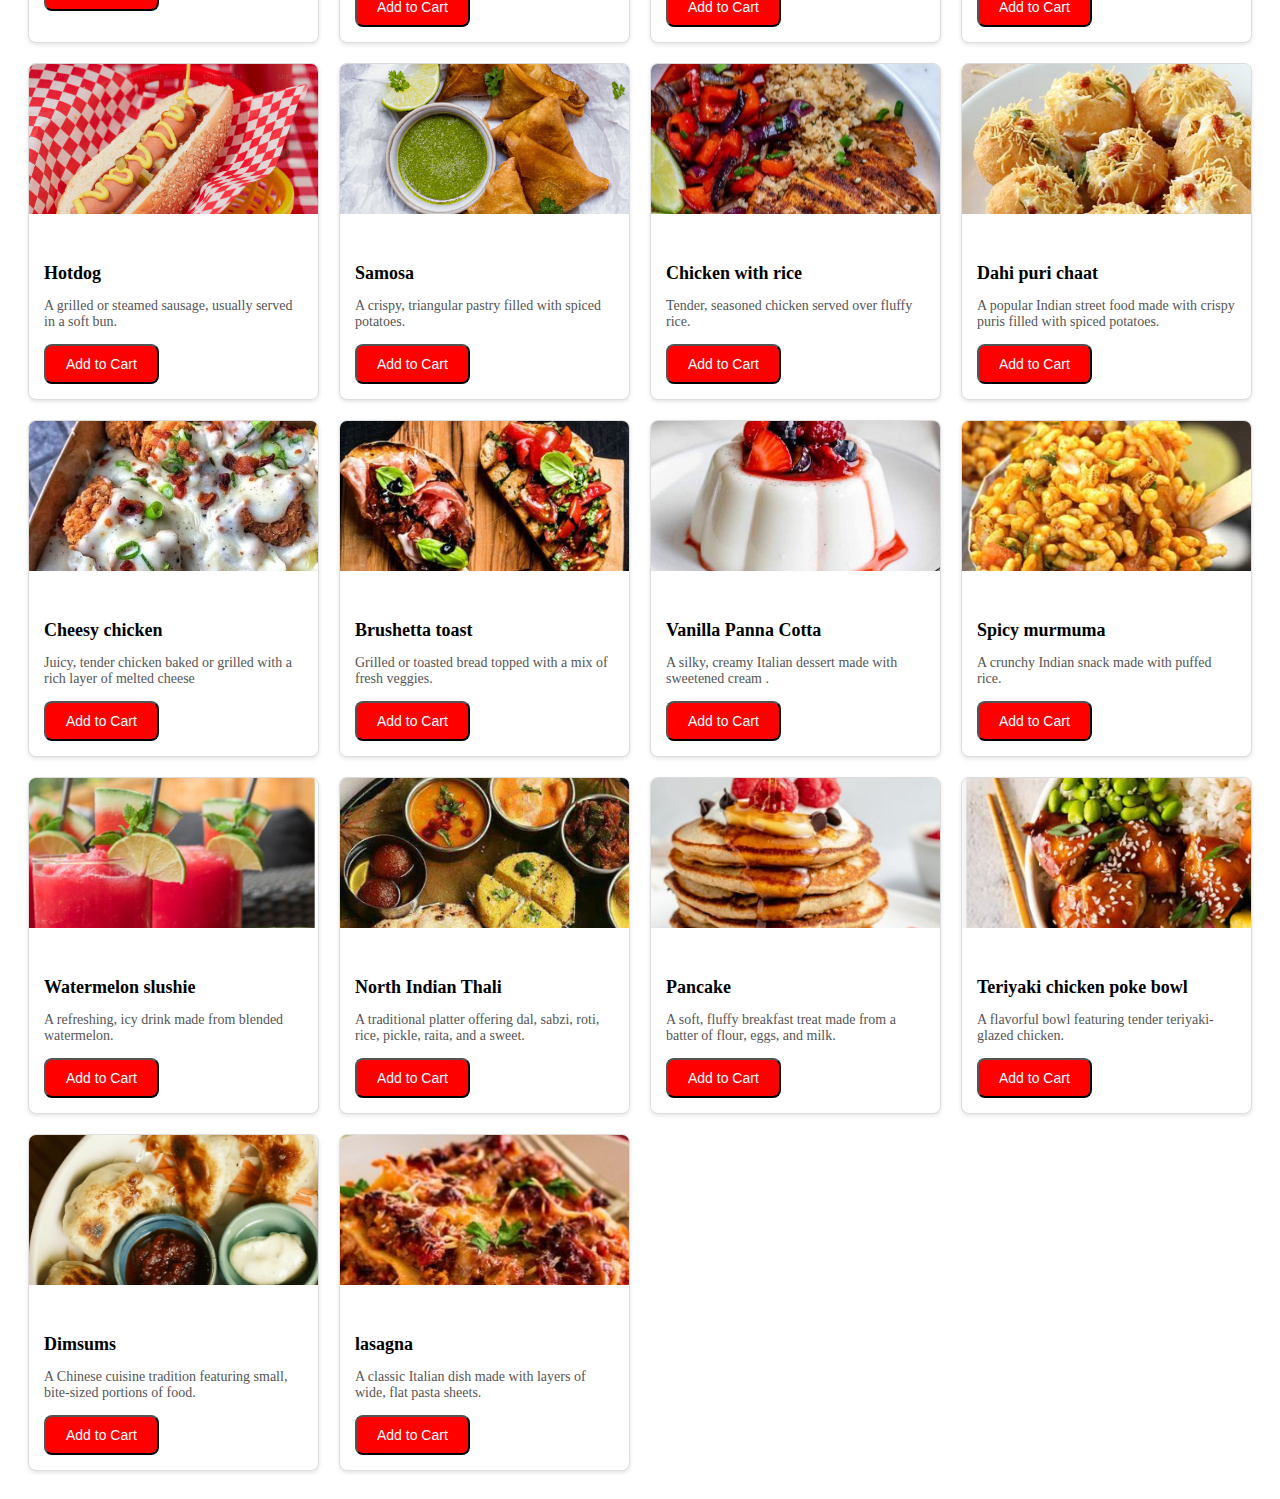
<file: ss.html>
<!DOCTYPE html>
<html lang="en">
<head>
    <meta charset="UTF-8">
    <meta name="viewport" content="width=device-width, initial-scale=1.0">
    <title>Menu</title>
    <style>
#veg-button {background-color: green;
    border-radius: 50px;
color: whitesmoke;
height:30px;
width: 90px;}

#non-veg-button{
    background-color: red;
color: whitesmoke;
height:30px;
border-radius: 50px;
width: 90px;;
}

<!--rough-->
#veg-button, #non-veg-button {
  float: right;
  margin: 10px;
  border: none;
}

.button-container {
  display: flex;
  justify-content: flex-end;
}

#veg-button, #non-veg-button {
  margin: 10px;
  border: none;
}
.offer-alert {
    background-color: #ff3737; /* Red color */
    color: #FFFFFF; /* White text color */
    padding: 10px;
    border-radius: 5px;
    font-size: 18px;
    font-weight: bold;
    text-align: center;
  }
 .grid-container {
    display: grid;
    grid-template-columns: repeat(auto-fill, minmax(250px, 1fr));
    gap: 20px;
    padding: 20px;
}
.content-above h1{
    text-align: center;
    justify-content: center;
}
.content-above p{
    text-align: center;
    justify-content: center;
}

.card {
    background-color: #fff;
    border: 1px solid #ddd;
    border-radius: 8px;
    box-shadow: 0 2px 4px rgba(0, 0, 0, 0.1);
    overflow: hidden;
    transition: transform 0.3s ease, box-shadow 0.3s ease;
}

.card img {
    width: 100%;
    height: 150px;
    object-fit: cover;
}

.card-body {
    padding: 15px;
}

.card h5 {
    font-size: 18px;
    margin-bottom: 10px;
}

.card p {
    font-size: 14px;
    color: #555;
}

/* Hover Effect for menu cards*/
.card:hover {
    transform: translateY(-10px) scale(1.05); /* Pop-out effect */
    box-shadow: 0 4px 8px rgba(0, 0, 0, 0.2); /* Enhanced shadow on hover */
}

/* Style for card hover effect */
.card {
    transition: background-color 0.3s ease;
}

.card:hover {
    background-color: rgb(245, 153, 153);
    color: white; /* Optionally change the text color to white for better contrast */
}
.btn-danger {
    background-color: red; /* Red background */
    color: white !important; /* White text */
    padding: 10px 20px !important; /* Reduced padding (top-bottom, left-right) */
    border-radius: 8px !important; /* Slightly smaller rounded corners */
    font-size: 14px; /* Reduced font size */
}

/* cart box*/
.cart-box {
    position: fixed;
    bottom: 0;
    width: 100%;
    background-color: red;
    color: white;
    text-align: center;
    padding: 10px;
    font-size: 18px;
    font-weight: bold;
    display: none;
}
    </style>
</head>
<body>
    <div class="offer-alert">
        Limited Time Offer! Get 20% off on all orders!
      </div>    
<div class="button-container">
      <button id="veg-button">Veg</button>
<button id="non-veg-button">Non-Veg</button>
</div>
  <!-- Bootstrap Grid of Cards -->
<div class="content-above">
    <h1>Welcome to Our Food Store</h1>
    <p>Check out our delicious offerings!</p>
</div>


<!-- Cards Grid Container -->
<div class="grid-container">
    <!-- Card 1 -->
    <div class="card">
        <img src="italian.jpg" alt="Delicious Burger">
        <div class="card-body">
            <h5 class="card-title">Delicious Burger</h5>
            <p class="veg">A tasty burger made with fresh ingredients.</p>
            <button class="btn btn-danger add-to-cart  ">Add to Cart</button>
        </div>
    </div>

    <!-- Card 2 -->
    <div class="card">
        <img src="pizza.jpeg" alt="Spicy Pizza">
        <div class="card-body">
            <h5 class="card-title">Spicy Pizza</h5>
            <p class="veg">A hot and spicy pizza topped with fresh veggies.</p>
            <button class="btn btn-danger add-to-cart ">Add to Cart</button>
        </div>
    </div>

    <!-- Card 3 -->
    <div class="card">
        <img src="bowl.jpg" alt="Healthy Salad">
        <div class="card-body">
            <h5 class="card-title">Healthy Salad</h5>
            <p class="veg">A refreshing salad with mixed greens and dressing.</p>
            <button class="btn btn-danger add-to-cart">Add to Cart</button>
        </div>
    </div>

    <!-- Card 4 -->
    <div class="card">
        <img src="smoothie.jpg" alt="Fresh Smoothie">
        <div class="card-body">
            <h5 class="card-title">Fresh Smoothie</h5>
            <p class="veg">A fruity smoothie made with organic fruits.</p><br>
            <button class="btn btn-danger add-to-cart">Add to Cart</button>
        </div>
    </div>

    <!-- Card 5 -->
    <div class="card">
        <img src="wrap.jpg" alt="Chicken Tikka Wrap">
        <div class="card-body">
            <h5 class="card-title">Chicken Tikka Wrap</h5>
            <p class="non-veg">A light and healthy wrap filled with veggies.</p>
            <button class="btn btn-danger add-to-cart">Add to Cart</button>
        </div>
    </div>

    <!-- Card 6 -->
    <div class="card">
        <img src="fruits.jpg" alt="Tropical Symphony Bowl">
        <div class="card-body">
            <h5 class="card-title">Tropical Symphony Bowl</h5>
            <p class="veg">A bowl filled with tropical fruits and goodness.</p>
            <button class="btn btn-danger add-to-cart">Add to Cart</button>
        </div>
    </div>

    <!-- Card 7 -->
    <div class="card">
        <img src="tacos.jpg" alt="Tacos">
        <div class="card-body">
            <h5 class="card-title">Tasty Tacos</h5>
            <p class="card-text">Freshly made tacos with a mix of flavorful fillings.</p>
            <button class="btn btn-danger  add-to-cart">Add to Cart</button>
        </div>
    </div>

    <div class="card">
        <img src="cupcakes.jpg" alt="cupcakes">
        <div class="card-body">
            <h5 class="card-title">cupcakes</h5>
            <p class="non-veg"> Soft, miniature cakes topped with creamy frosting</p>
            <button class="btn btn-danger add-to-cart">Add to Cart</button>
        </div>
    </div>

    <div class="card">
        <img src="pastry.jpg.png">
        <div class="card-body">
            <h5 class="card-title">pastry</h5>
            <p class="veg">A flaky, buttery dough filled with sweet ingredients</p>
            <button class="btn btn-danger add-to-cart">Add to Cart</button>
        </div>
    </div>

    <div class="card">
        <img src="nachos.jpg">
        <div class="card-body">
            <h5 class="card-title">Baked Nachos</h5>
            <p class="veg"> appetizer made by layering tortilla chips with melted cheese</p>
            <button class="btn btn-danger add-to-cart">Add to Cart</button>
        </div>
    </div>

    <div class="card">
        <img src="ramen.jpg.png">
        <div class="card-body">
            <h5 class="card-title">Ramen noodles</h5>
            <p class="non-veg"> traditional Japanese noodle soup dish consisting of Chinese-style wheat noodles .</p>
            <button class="btn btn-danger add-to-cart">Add to Cart</button>
        </div>
    </div>

    <div class="card">
        <img src="soup.jpg.png">
        <div class="card-body">
            <h5 class="card-title">Mushroom soup</h5>
            <p class="veg">A creamy, savory soup made with fresh mushrooms, herbs. .</p>
            <button class="btn btn-danger add-to-cart">Add to Cart</button>
        </div>
    </div>

    <div class="card">
        <img src="sushi.jpg.png">
        <div class="card-body">
            <h5 class="card-title">Sushi</h5>
            <p class="veg">A Japanese dish featuring vinegared rice.</p>
            <button class="btn btn-danger ">Add to Cart</button>
        </div>
    </div>

    <div class="card">
        <img src="pasta.jpg.png">
        <div class="card-body">
            <h5 class="card-title">pastry</h5>
            <p class="veg">Freshly made tacos with a mix of flavorful fillings.</p>
            <button class="btn btn-danger add-to-cart">Add to Cart</button>
        </div>
    </div>

    <div class="card">
        <img src="sandwiches.jpg.png">
        <div class="card-body">
            <h5 class="card-title">Sandwiches with fries</h5>
            <p class="veg">  A hearty meal featuring layers ofcheeses and veggies</p>
            <button class="btn btn-danger add-to-cart">Add to Cart</button>
        </div>
    </div>

    <div class="card">
        <img src="doughnuts.jpg.png">
        <div class="card-body">
            <h5 class="card-title">Doughnuts</h5>
            <p class="veg">Soft, fried rings of dough, often glazed or topped with sugar, sprinkles.</p>
            <button class="btn btn-danger add-to-cart">Add to Cart</button>
        </div>
    </div>

    <div class="card">
        <img src="hotdog.png">
        <div class="card-body">
            <h5 class="card-title">Hotdog</h5>
            <p class="veg">A grilled or steamed sausage, usually served in a soft bun.</p>
            <button class="btn btn-danger add-to-cart">Add to Cart</button>
        </div>
    </div>

    <div class="card">
        <img src="Samosa.png">
        <div class="card-body">
            <h5 class="card-title">Samosa</h5>
            <p class="veg"> A crispy, triangular pastry filled with spiced potatoes.</p>
            <button class="btn btn-danger add-to-cart">Add to Cart</button>
        </div>
    </div>

    <div class="card">
        <img src="chicken.png">
        <div class="card-body">
            <h5 class="card-title">Chicken with rice</h5>
            <p class="non-veg">Tender, seasoned chicken served over fluffy rice.</p>
            <button class="btn btn-danger add-to-cart">Add to Cart</button>
        </div>
    </div>

    <div class="card">
        <img src="dahipurichaat.png">
        <div class="card-body">
            <h5 class="card-title">Dahi puri chaat</h5>
            <p class="veg">A popular Indian street food made with crispy puris filled with spiced potatoes.</p>
            <button class="btn btn-danger  add-to-cart">Add to Cart</button>
        </div>
    </div><div class="card">
        <img src="chickenwithcheese.png">
        <div class="card-body">
            <h5 class="card-title">Cheesy chicken</h5>
            <p class="non-veg">Juicy, tender chicken baked or grilled with a rich layer of melted cheese</p>
            <button class="btn btn-danger add-to-cart">Add to Cart</button>
        </div>
    </div>

    <div class="card">
        <img src="brushetta.png">
        <div class="card-body">
            <h5 class="card-title">Brushetta toast</h5>
            <p class="veg">Grilled or toasted bread topped with a mix of fresh veggies.</p>
            <button class="btn btn-danger add-to-cart">Add to Cart</button>
        </div>
    </div>

    <div class="card">
        <img src="vanilla.png">
        <div class="card-body">
            <h5 class="card-title">Vanilla Panna Cotta</h5>
            <p class="non-veg">A silky, creamy Italian dessert made with sweetened cream .</p>
            <button class="btn btn-danger add-to-cart">Add to Cart</button>
        </div>
    </div>

    <div class="card">
        <img src="murmura.png">
        <div class="card-body">
            <h5 class="card-title">Spicy murmuma</h5>
            <p class="veg">A crunchy Indian snack made with puffed rice.</p>
            <button class="btn btn-danger add-to-cart">Add to Cart</button>
        </div>
    </div>

    <div class="card">
        <img src="watermelon.png">
        <div class="card-body">
            <h5 class="card-title">Watermelon slushie</h5>
            <p class="veg">A refreshing, icy drink made from blended watermelon.</p>
            <button class="btn btn-danger add-to-cart">Add to Cart</button>
        </div>
    </div>

    <div class="card">
        <img src="thali.png">
        <div class="card-body">
            <h5 class="card-title">North Indian Thali</h5>
            <p class="veg"> A traditional platter offering  dal, sabzi, roti, rice, pickle, raita, and a sweet.</p>
            <button class="btn btn-danger  add-to-cart">Add to Cart</button>
        </div>
    </div>

    <div class="card">
        <img src="pancake.png">
        <div class="card-body">
            <h5 class="card-title">Pancake</h5>
            <p class="non-veg"> A soft, fluffy breakfast treat made from a batter of flour, eggs, and milk.</p>
            <button class="btn btn-danger add-to-cart">Add to Cart</button>
        </div>
    </div>

    <div class="card">
        <img src="bowl3.png">
        <div class="card-body">
            <h5 class="card-title">Teriyaki chicken poke bowl</h5>
            <p class="non-veg"> A flavorful bowl featuring tender teriyaki-glazed chicken.</p>
            <button class="btn btn-danger add-to-cart">Add to Cart</button>
        </div>
    </div>

    <div class="card">
        <img src="dimsum.png">
        <div class="card-body">
            <h5 class="card-title">Dimsums</h5>
            <p class="veg"> A Chinese cuisine tradition featuring small, bite-sized portions of food.</p>
            <button class="btn btn-danger add-to-cart">Add to Cart</button>
        </div>
    </div>

    <div class="card">
        <img src="lasagna.png">
        <div class="card-body">
            <h5 class="card-title">lasagna</h5>
            <p class="veg">A classic Italian dish made with layers of wide, flat pasta sheets.</p>
            <button class="btn btn-danger add-to-cart">Add to Cart</button>
        </div>
    </div>

    <div class="cart-box">
        <p>Items in cart: <span class="item-count">0</span></p>
    </div>
</div>

  
</body>
<script>
   let itemCount = 0;

document.addEventListener("DOMContentLoaded", function() {
    const addToCartButtons = document.querySelectorAll(".add-to-cart");

    addToCartButtons.forEach(button => {
        button.addEventListener("click", function() {
            itemCount++;
            updateCartBox();
        });
    });
});

function updateCartBox() {
    const cartBox = document.querySelector(".cart-box");
    const itemCountSpan = cartBox.querySelector(".item-count");

    itemCountSpan.textContent = itemCount;

    if (itemCount > 0) {
        cartBox.style.display = "block";
    } else {
        cartBox.style.display = "none";
    }
}

<!--veg non-veg-->
// Get the buttons and menu options
const vegButton = document.getElementById('veg-button');
const nonVegButton = document.getElementById('non-veg-button');
const menuOptions = document.querySelectorAll('.card');

// Add event listeners to the buttons
vegButton.addEventListener('click', () => {
  menuOptions.forEach(option => {
    if (option.querySelector('p').classList.contains('veg')) {
      option.style.display = 'block';
    } else {
      option.style.display = 'none';
    }
  });
});

nonVegButton.addEventListener('click', () => {
  menuOptions.forEach(option => {
    if (option.querySelector('p').classList.contains('non-veg')) {
      option.style.display = 'block';
    } else {
      option.style.display = 'none';
    }
  });
});
</script>

</html>
</file>
<file: project.css>
* {
    box-sizing: border-box;
  }

  body {
    font-family: 'Poppins', sans-serif;
    background: #e2e9f3;
    background-image:linear-gradient(rgba(4,9,30,0.7),rgba(4,9,30,0.7)),url("How\ To\ Make\ A\ Cool\ World\ Map\ Denim\ Floor\ Cushion.jpg");
   
  }

  .container {
    width: 800px;
    margin: 50px auto;
    padding: 20px;
    border-radius: 50px;
    box-shadow: #64646f33 0px 7px 29px 0px;
    background: #e9edf4;
    border: 5px solid black;
  }

  .title {
    text-align: center;
    font-size: 24px;
    font-weight: bold;
    color: #0a0906;
  }

  .chat {
    height: 700px;
    width:750px;
    overflow-y: scroll;
    margin: 20px 0;
    padding: 10px;
    border: 5px solid #171717;
    border-radius: 5px;
  }

  .message {
    display: flex;
    align-items: center;
    margin: 10px 0;
  }

  .user {
    justify-content: flex-end;
  }

  .bot {
    justify-content: flex-start;
  }

  .avatar {
    width: 50px;
    height: 50px;
    border-radius: 50%;
    margin: 0 10px;
  }

  .user .avatar {
    order: 2;
    background: url("avatar.jpg");
    background-size: cover;
  }

  .bot .avatar {
    order: 1;
    background: url("bot.jpg");
    background-size: cover;
  }

  .text {
    max-width: 70%;
    padding: 10px;
    border-radius: 10px;
    font-size: 16px;
    color: white;
  }

  .user .text {
    background: #48494a;
  }

  .bot .text {
    background: #8c8c8e;
  }

  .input {
    position: relative;
    width: 100%;
    padding: 10px;
    border: 2px solid #cbcbce;
    border-radius: 5px;
    outline: none;
    font-size: 20px;
   
  }

  .input:focus {
    border-color: #0c0c0c;
    color: #0d0d0d;
  }

  .button {
    position: absolute;
    width: 80px;
    border: none;
    padding: 1px;
    background: #252423;
    color: white;
    font-size: 20px;
    font-weight: bold;
    cursor: pointer;
    margin-top: .01rem;
    margin-left: -5rem;
    outline: none;
  
  }
button i{
  font-size: 3rem;
}
  .button:hover {
    box-shadow: inset 0 0 10px rgba(0, 0, 0, 0.2);
  }

  .chat::-webkit-scrollbar {
    width: 10px;
}

.chat::-webkit-scrollbar-thumb {
    background: #bcbdc0;
    border-radius: 10px;
}
</file>
